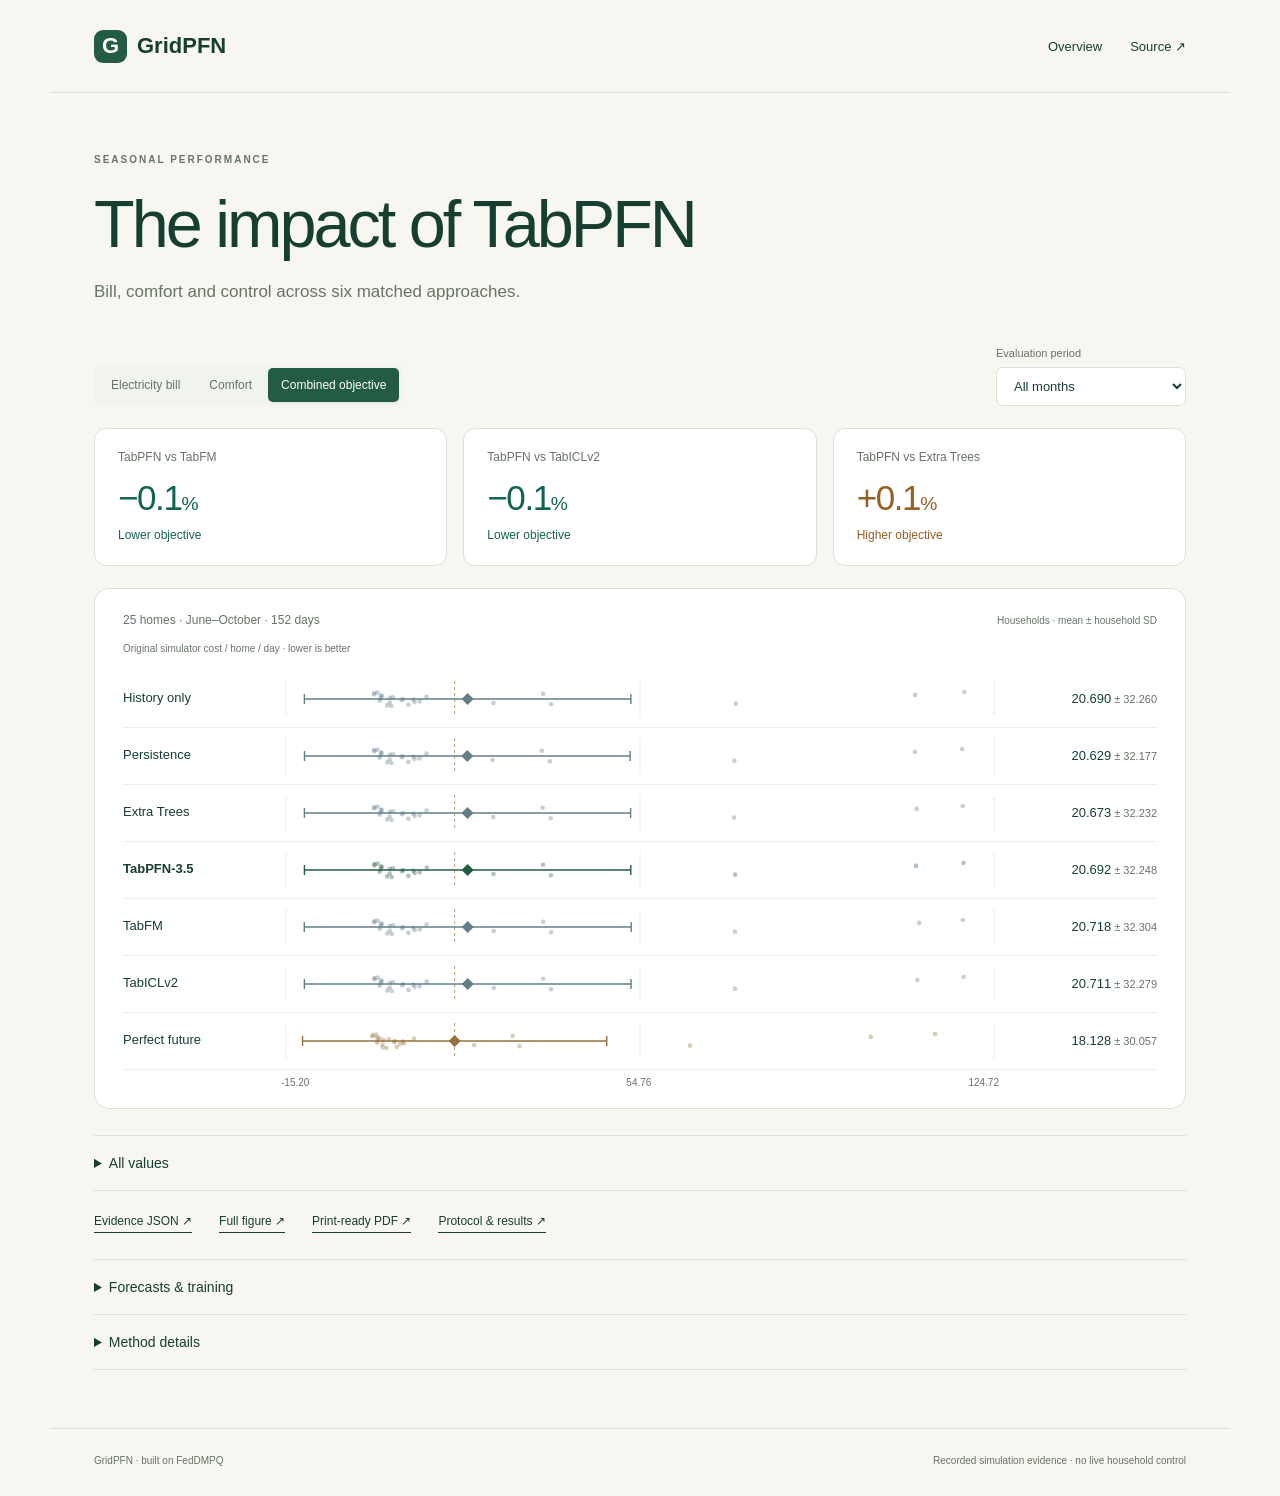
<file: site/performance.html>
<!doctype html>
<html lang="en">
<head>
  <meta charset="utf-8">
  <meta name="viewport" content="width=device-width, initial-scale=1">
  <meta name="description" content="GridPFN seasonal performance: six matched forecasting-and-control approaches, all households, and a perfect-future reference.">
  <title>GridPFN · Performance</title>
  <link rel="stylesheet" href="performance.css">
</head>
<body>
  <a class="skip-link" href="#comparison">Skip to results</a>
  <header>
    <a class="brand" href="index.html"><span class="brand-mark" aria-hidden="true">G</span> GridPFN</a>
    <nav aria-label="Main navigation"><a href="index.html">Overview</a><a href="https://github.com/Nousphera/GridPFN">Source ↗</a></nav>
  </header>
  <main>
    <section class="intro">
      <p class="eyebrow">SEASONAL PERFORMANCE</p>
      <h1>The impact of TabPFN</h1>
      <p class="lead">Bill, comfort and control across six matched approaches.</p>
    </section>
    <div id="fixture-note" class="fixture-note" hidden>Synthetic UI test fixture — not experiment results.</div>
    <section id="comparison" class="comparison" aria-labelledby="comparison-title">
      <h2 id="comparison-title" class="sr-only">Compare performance</h2>
      <div class="control-bar"><div class="metric-buttons" role="group" aria-label="Choose a performance measure"><button type="button" data-metric="energy_bill_without_dr" aria-pressed="false" disabled>Electricity bill</button><button type="button" data-metric="comfort_pct" aria-pressed="false" disabled>Comfort</button><button type="button" data-metric="objective" aria-pressed="true" disabled>Combined objective</button></div><label class="period-label" for="period">Evaluation period<select id="period" disabled><option value="pooled">All months</option></select></label></div>
      <div id="unavailable" class="unavailable" role="status"><span class="status-mark" aria-hidden="true">○</span><div><h3 id="status-title">Loading verified evidence</h3><p id="status-detail">The comparison will appear when its recorded results are available.</p></div></div>
      <div id="results" hidden>
        <div id="comparisons" class="comparisons" aria-live="polite" aria-label="TabPFN differences from each comparator"></div>
        <div class="result-card">
          <div class="chart-description"><p id="period-description"></p><div class="legend"><span><i class="home-dot"></i> Household</span><span><i class="mean-line"></i> Mean ± household SD</span></div></div>
          <p id="metric-unit" class="metric-unit"></p>
          <div id="chart"></div>
        </div>
        <details class="supporting" id="numeric-details"><summary>All values</summary><div class="table-wrap" tabindex="0" aria-label="All methods and measures; scroll horizontally on small screens"><table><caption id="table-caption">All methods · household mean ± sample SD</caption><thead><tr><th scope="col">Method</th><th scope="col">Bill ($/day) ↓</th><th scope="col">Comfort (%) ↑</th><th scope="col">Objective ↓</th></tr></thead><tbody id="values"></tbody></table></div></details>
        <div class="evidence-links" id="downloads"><a href="performance.json" download>Evidence JSON ↗</a><a href="performance.svg">Full figure ↗</a><a href="performance.pdf">Print-ready PDF ↗</a><a href="https://github.com/Nousphera/GridPFN/blob/main/docs/PERFORMANCE.md">Protocol & results ↗</a></div>
        <details class="supporting" id="forecast-details"><summary>Forecasts & training</summary><p class="small">Forecast accuracy and control quality answer different questions. RMSE is computed within each household, then summarized across households.</p><div class="table-wrap" tabindex="0" aria-label="Forecast errors for every method"><table><thead><tr><th scope="col">Method</th><th scope="col">Load RMSE (kWh)</th><th scope="col">Solar RMSE (kWh)</th><th scope="col">Temperature RMSE (°C)</th><th scope="col">Refit episodes</th></tr></thead><tbody id="forecast-values"></tbody></table></div><p id="budget-note" class="small"></p></details>
        <details class="supporting" id="method-details"><summary>Method details</summary><p id="finding"></p><p class="small">Each dot is one household’s average. Mean ± sample SD describes differences between homes, not a confidence interval or variation across seeds. Comparisons subtract the other method from TabPFN. Percent differences use the other method’s positive mean; zero or negative baselines use an absolute difference. Comfort uses percentage points.</p><p id="oracle-note" class="small"></p><p class="small">Each test month follows a separate prior-week selection and a refit on all earlier training and validation days. All final checkpoints are frozen before test scoring. Earlier months become historical data for later folds; October trains no reported model.</p><p class="small">One seed, the same homes, and June–October observations. These results do not establish winter performance, generalization to unseen homes, real-world savings, or a globally optimal learned policy. TabFM weights retain their research-only license.</p></details>
      </div>
    </section>
  </main>
  <footer><span>GridPFN · built on FedDMPQ</span><span>Recorded simulation evidence · no live household control</span></footer>
  <script src="performance.js"></script>
</body>
</html>
</file>
<file: site/performance.css>
:root{--paper:#f7f6f0;--ink:#173f31;--muted:#677467;--line:#dce2d7;--green:#235c42;--blue:#637e87;--oracle:#96713e;--white:#fff}*{box-sizing:border-box}html{scroll-behavior:smooth}body{margin:0;background:var(--paper);color:var(--ink);font-family:Inter,'Segoe UI',Arial,sans-serif}header,main,footer{max-width:1180px;margin:auto;padding-left:44px;padding-right:44px}header{height:93px;border-bottom:1px solid var(--line);display:flex;align-items:center;justify-content:space-between}a{color:inherit;text-decoration:none}a:hover{text-decoration:underline}a:focus-visible,button:focus-visible,select:focus-visible,summary:focus-visible,.table-wrap:focus-visible{outline:3px solid #ac7c3e;outline-offset:4px}.brand{display:flex;align-items:center;gap:10px;font-size:22px;font-weight:700}.brand-mark{display:grid;place-items:center;width:33px;height:33px;background:var(--green);color:white;border-radius:9px}nav{display:flex;gap:28px;font-size:13px}.skip-link{position:absolute;left:20px;top:-70px;background:white;padding:12px;z-index:3}.skip-link:focus{top:10px}.intro{padding:72px 0 45px}.eyebrow{font-size:10px;letter-spacing:2px;font-weight:700;color:var(--muted);margin:0 0 22px}h1,h2,h3{font-weight:500;letter-spacing:-.045em}h1{font-size:clamp(46px,6vw,76px);line-height:1.04;margin:0 0 26px}h2{font-size:30px;line-height:1.17;margin:0}h3{font-size:21px;margin:0 0 9px}p{color:var(--muted);font-size:15px;line-height:1.7}.lead{max-width:755px;font-size:18px;margin:0}.facts{margin:35px 0 0;padding-top:25px;border-top:1px solid var(--line);display:grid;grid-template-columns:repeat(4,1fr);gap:24px}.facts div{display:flex;flex-direction:column-reverse;gap:9px}.facts dt{font-size:11px;color:var(--muted)}.facts dd{margin:0;font-size:28px;line-height:1.15;font-variant-numeric:tabular-nums}.comparison{padding:28px 0 58px}.section-heading{display:flex;justify-content:space-between;align-items:flex-end;gap:25px;margin-bottom:23px}.section-heading .eyebrow{margin-bottom:14px}.period-label{display:grid;gap:8px;color:var(--muted);font-size:11px;min-width:172px}select{background:white;border:1px solid var(--line);border-radius:7px;padding:10px 32px 10px 13px;color:var(--ink);font:inherit;font-size:13px}select:disabled{opacity:.6}.unavailable{background:white;border:1px solid var(--line);border-radius:14px;display:flex;gap:20px;align-items:flex-start;padding:34px}.unavailable p{max-width:650px;font-size:14px;margin:0}.status-mark{font-size:31px;color:#94a08d;line-height:1}.result-card{background:white;border:1px solid var(--line);border-radius:15px;padding:25px 28px 20px}.card-controls{display:flex;justify-content:space-between;align-items:center;gap:20px}.metric-buttons{display:flex;gap:3px;flex-wrap:wrap;padding:4px;background:#f1f3ed;border-radius:8px}button{font:inherit;font-size:12px;border:0;padding:10px 13px;border-radius:5px;color:var(--muted);background:transparent;cursor:pointer}button[aria-pressed=true]{background:var(--green);color:white;box-shadow:0 1px 2px #173f3110}button:hover:not([aria-pressed=true]){background:#e5ebdf}.metric-unit{font-size:11px;color:var(--muted);text-align:right;max-width:220px;line-height:1.5}.chart-description{display:flex;justify-content:space-between;gap:18px;align-items:center;margin:21px 0 7px}.chart-description p{font-size:12px;margin:0}.legend{display:flex;gap:16px;font-size:10px;color:var(--muted);flex-wrap:wrap}.legend span{display:flex;align-items:center;gap:7px}.legend i{display:inline-block}.home-dot{width:5px;height:5px;border-radius:50%;background:var(--blue);opacity:.6}.mean-line{height:2px;width:21px;background:var(--blue);position:relative}.mean-line:after{content:'';position:absolute;width:7px;height:7px;left:7px;top:-2.5px;transform:rotate(45deg);background:var(--blue)}.chart-row{display:grid;grid-template-columns:142px minmax(0,1fr) 142px;gap:16px;align-items:center;min-height:57px;border-bottom:1px solid #edf0e9}.chart-label{font-size:13px;line-height:1.4}.chart-label .reference{display:block;font-size:10px;color:var(--oracle)}.chart-label.emphasized{font-weight:700}.track{display:block;width:100%;height:36px;overflow:visible}.chart-value{text-align:right;font-size:13px;font-variant-numeric:tabular-nums;white-space:nowrap}.chart-value .sd{font-size:11px;color:var(--muted)}.axis{display:grid;grid-template-columns:142px minmax(0,1fr) 142px;gap:16px;margin-top:7px;font-size:10px;color:var(--muted)}.axis-labels{display:flex;justify-content:space-between;grid-column:2}.oracle-note{font-size:11px;line-height:1.6;margin:19px 0 8px;padding-left:12px;border-left:2px solid #bba580;color:#7a623f}.interpretation{font-size:11px;line-height:1.65;margin:0;color:var(--muted)}.table-wrap{overflow-x:auto;max-width:100%}table{border-collapse:collapse;width:100%;font-size:12px;white-space:nowrap}caption{font-size:11px;color:var(--muted);text-align:left;margin:25px 0 12px}th,td{text-align:right;border-bottom:1px solid var(--line);padding:13px 12px;font-variant-numeric:tabular-nums}th{font-size:11px;font-weight:500;color:var(--muted)}th:first-child,td:first-child{text-align:left;padding-left:0}td:last-child,th:last-child{padding-right:0}tr.highlight td:first-child{font-weight:700}tr.reference-row td{color:#7b633e}.evidence-links{display:flex;gap:27px;flex-wrap:wrap;font-size:12px;margin:25px 0 36px}.evidence-links a{border-bottom:1px solid var(--ink);padding-bottom:4px}.supporting{border-top:1px solid var(--line);padding:19px 0}.supporting:last-child{border-bottom:1px solid var(--line)}summary{cursor:pointer;font-size:14px;font-weight:500}details p{font-size:13px;margin:17px 0 0;max-width:950px}.small{font-size:12px;line-height:1.7}.supporting .table-wrap{margin-top:12px}.fixture-note{padding:12px 18px;background:#fff0bd;border:1px solid #dab85b;border-radius:7px;font-size:13px}.sr-only{position:absolute;width:1px;height:1px;padding:0;margin:-1px;overflow:hidden;clip:rect(0,0,0,0);white-space:nowrap;border:0}footer{display:flex;justify-content:space-between;gap:20px;padding-top:26px;padding-bottom:30px;border-top:1px solid var(--line);font-size:10px;color:var(--muted)}[hidden]{display:none!important}@media(max-width:780px){.card-controls{align-items:flex-start;flex-direction:column;gap:12px}.metric-unit{text-align:left;max-width:none}.chart-description{align-items:flex-start;flex-direction:column;gap:12px}.chart-row,.axis{grid-template-columns:115px minmax(0,1fr) 128px;gap:10px}.chart-label,.chart-value{font-size:12px}.result-card{padding:22px}.section-heading{align-items:flex-start}.period-label{min-width:155px}}@media(max-width:550px){header,main,footer{padding-left:22px;padding-right:22px}header{height:78px}nav{gap:19px;font-size:12px}.brand{font-size:20px}.intro{padding:48px 0 30px}.lead{font-size:16px;line-height:1.65}.facts{grid-template-columns:1fr 1fr;gap:23px}.facts dd{font-size:27px}.facts dt{font-size:10px}.section-heading{display:block}.period-label{margin-top:22px;max-width:100%}.section-heading h2{font-size:27px}.comparison{padding-top:20px}.unavailable{padding:24px 20px;gap:14px}.unavailable h3{font-size:19px}.unavailable p{font-size:13px}.result-card{padding:16px 15px}.metric-buttons{gap:2px;width:100%;justify-content:space-between}.metric-buttons button{font-size:10px;padding:10px 7px}.chart-row{grid-template-columns:1fr 142px;gap:1px 10px;padding:12px 0 9px;min-height:78px}.chart-label{font-size:12px}.chart-value{grid-column:2;grid-row:1;font-size:12px}.track{grid-column:1/-1;grid-row:2;margin-top:3px}.axis{display:block}.axis-labels{font-size:9px}.chart-description{margin-top:18px}.legend{font-size:9px}.oracle-note,.interpretation{font-size:10px}.chart-label .reference{font-size:9px}.evidence-links{gap:18px;font-size:11px;line-height:1.6}th,td{padding:12px 11px}footer{flex-direction:column;gap:9px}.supporting{padding:17px 0}}
/* Findings first: every comparator remains visible, with neutral signed values. */
.intro{padding:58px 0 28px}h1{font-size:clamp(40px,5.2vw,68px);margin-bottom:19px}.lead{font-size:17px}.comparison{padding-top:12px}.control-bar{display:flex;align-items:flex-end;justify-content:space-between;gap:24px;margin-bottom:22px}.control-bar .period-label{min-width:190px}.metric-buttons button:disabled{cursor:default;opacity:.6}.comparisons{display:grid;grid-template-columns:repeat(3,minmax(0,1fr));gap:16px;margin:0 0 22px}.comparison-card{padding:21px 23px;background:#fff;border:1px solid var(--line);border-radius:12px}.comparison-card h3{font-size:12px;letter-spacing:0;color:var(--muted);margin:0 0 14px}.comparison-card .comparison-value{font-size:35px;line-height:1.15;font-variant-numeric:tabular-nums;letter-spacing:-.04em;color:#33443e;margin:0;white-space:nowrap}.comparison-card .comparison-direction{font-size:12px;margin:9px 0 0;line-height:1.4}.chart-description{margin:0 0 10px}.metric-unit{text-align:left;max-width:none;font-size:10px;margin:0 0 15px;line-height:1.5}.result-card{margin-bottom:26px;padding-top:21px}.evidence-links{margin:23px 0 26px}.supporting .table-wrap{margin-top:0}#numeric-details{border-bottom:1px solid var(--line)}.unavailable{margin-top:22px}@media(max-width:780px){.comparisons{gap:10px}.comparison-card{padding:18px 15px}.comparison-card .comparison-value{font-size:27px}.chart-description{flex-direction:row;gap:12px;align-items:center}.chart-description p{font-size:11px}.legend{font-size:9px;gap:10px}.control-bar{gap:15px}.control-bar .period-label{min-width:160px}}@media(max-width:550px){.intro{padding:41px 0 24px}h1{max-width:320px;font-size:43px}.lead{font-size:15px}.control-bar{display:block;margin-bottom:18px}.control-bar .period-label{margin-top:15px}.comparisons{gap:8px}.comparison-card{padding:14px 10px;border-radius:9px}.comparison-card h3{font-size:10px;line-height:1.4;margin-bottom:11px;max-width:80px;min-height:28px}.comparison-card .comparison-value{font-size:clamp(15px,4.5vw,21px);letter-spacing:-.04em}.comparison-card .comparison-direction{font-size:10px;line-height:1.4;min-height:28px;margin-top:8px}.chart-description{display:block}.chart-description p{font-size:10px;margin-bottom:10px}.metric-unit{font-size:9px;margin-bottom:8px}.result-card{padding-top:16px}.chart-row{min-height:72px;padding-top:10px;padding-bottom:6px}.comparison{padding-top:5px}}
.comparison-card .comparison-value{white-space:normal;overflow-wrap:anywhere}.comparison-value .comparison-unit{font-size:.55em;letter-spacing:0;white-space:nowrap}

/* Focused foundation comparison: explicitly labelled mean zoom. */
.foundation-view .comparisons{grid-template-columns:repeat(2,minmax(0,1fr))}
.oracle-separate{margin-top:14px;border-top:1px dashed #b89d75;color:var(--oracle)}
.foundation-view .chart-value{font-size:12px}
@media(max-width:550px){.oracle-space{display:none}.oracle-separate{min-height:52px}.foundation-view .chart-value{font-size:11px}}

.foundation-view .oracle-note{font-size:16px;font-style:italic;line-height:1.6;margin:20px 0 0}

.comparison-card[data-outcome="better"] .comparison-value,.comparison-card[data-outcome="better"] .comparison-direction{color:#126452}.comparison-card[data-outcome="worse"] .comparison-value,.comparison-card[data-outcome="worse"] .comparison-direction{color:#946023}

.focus-plot-layout{display:grid;grid-template-columns:minmax(0,1fr) 260px;gap:28px;align-items:stretch}.foundation-view .chart-row,.foundation-view .axis{grid-template-columns:130px minmax(0,1fr);gap:14px}.foundation-view .track{grid-column:2}.oracle-key{text-align:right;font-size:11px}.impact-card{padding:23px;background:#f0f6ef;border:1px solid #dce8dc;border-radius:12px}.impact-card h3{font-size:14px;letter-spacing:0;margin:0 0 15px}.impact-amount{font-size:42px;line-height:1.1;font-weight:650;margin:0 0 14px;color:#126452;letter-spacing:-.04em}.impact-baseline{font-size:11px;line-height:1.55;margin:0;color:var(--muted)}.climate-impact{padding-top:23px;margin-top:20px;border-top:1px solid #d3e0d2}.climate-amount{font-size:24px;line-height:1.2;color:#126452;font-weight:600;margin:0 0 8px;letter-spacing:-.03em}.solar-note{font-size:13px;color:#126452;margin:24px 0 0}.impact-card[data-outcome="worse"] .impact-amount,.climate-impact[data-outcome="worse"] .climate-amount{color:#946023}.carbon-footnote{font-size:11px;line-height:1.6;color:var(--muted);margin:17px 0 0}.carbon-footnote a{text-decoration:underline}@media(max-width:900px){.focus-plot-layout{grid-template-columns:1fr;gap:20px}.impact-card{display:grid;grid-template-columns:1fr 1fr;gap:6px 24px}.impact-card h3,.impact-amount,.impact-card>.impact-baseline{grid-column:1}.climate-impact{grid-column:2;grid-row:1/4;border:0;padding:0;margin:0;align-self:center}.solar-note{grid-column:1/-1;margin-top:14px}}@media(max-width:550px){.foundation-view .chart-row{grid-template-columns:1fr}.foundation-view .track{grid-column:1;grid-row:2}.foundation-view .axis{display:block}.foundation-view .oracle-separate{grid-template-columns:1fr auto;min-height:44px}.impact-card{padding:18px;gap:6px 16px}.impact-card h3{font-size:12px}.impact-amount{font-size:34px}.climate-amount{font-size:20px}.impact-baseline{font-size:10px}}
</file>
